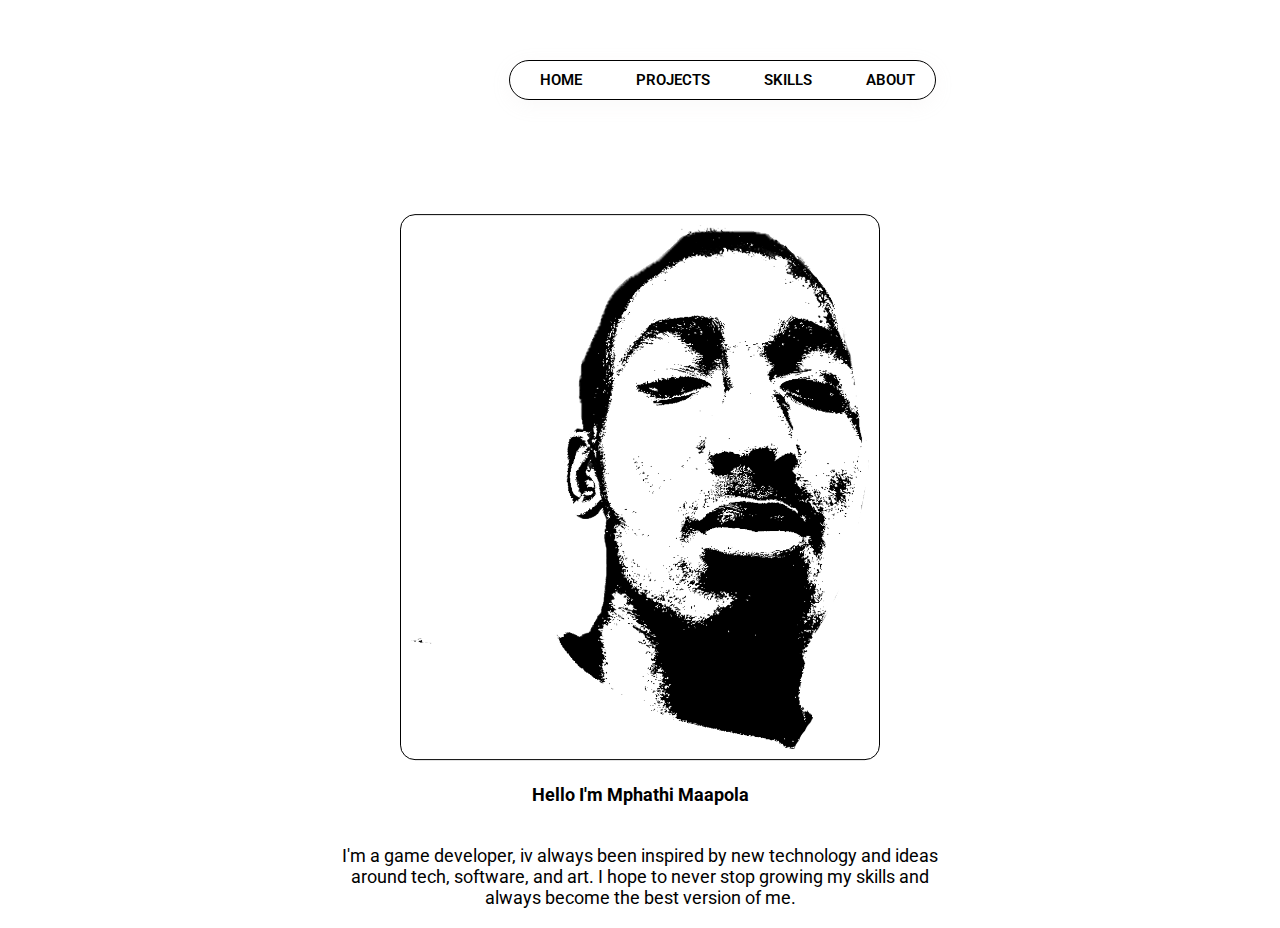
<file: Pages/About.html>
<!DOCTYPE html>
<!--[if lt IE 7]>      <html class="no-js lt-ie9 lt-ie8 lt-ie7"> <![endif]-->
<!--[if IE 7]>         <html class="no-js lt-ie9 lt-ie8"> <![endif]-->
<!--[if IE 8]>         <html class="no-js lt-ie9"> <![endif]-->
<!--[if gt IE 8]>      <html class="no-js"> <!--<![endif]-->
<html>
    <head>
        <meta charset="utf-8">
        <meta http-equiv="X-UA-Compatible" content="IE=edge">
        <title></title>
        <meta name="description" content="">
        <meta name="viewport" content="width=device-width, initial-scale=1">
        <link rel="stylesheet" href="../css/about.css">
    </head>
    <body>
        <header class="header">
            <a href="#" class="nav-toggle" id="navToggle">
                <span class="bar"></span>
                <span class="bar"></span>
                <span class="bar"></span>
            </a>
           <div class="wrapper">
               <h1 class="logo">
                   <!-- <a href="#"><img class="imgStar" src="./images/star.svg" alt="star svg image"></a> -->
                </h1>
               <nav class="tabs"  id="navbar">
                 <a href="../index.html"><i class="fab fa-fort-awesome"></i>Home</a>
                 <a href="./projects.html"  target="_blank" class="active"><i class="fas fa-folder-open"></i>Projects</a>
                 <a href="./skills.html" target="_blank" ><i class="fas fa-certificate "></i>Skills</a>
                 <a href="Pages/skills.html" target="_blank" ><i class="fas fa-chart-pie"></i>About</a>
               </nav>
           </div> 
           </header>
        <section class="about-me">
            <div class="aboutme-content">
                <img src="../images/me.png" alt="">
                <p><strong> Hello I'm Mphathi Maapola</strong>
                    <p>I'm a game developer, iv always been inspired by new technology and ideas around tech, software, and art. I hope to never stop growing my skills and always become the best version of me. </p>
            </div>
        </section>
        <script src="" async defer></script>
    </body>
</html>
</file>
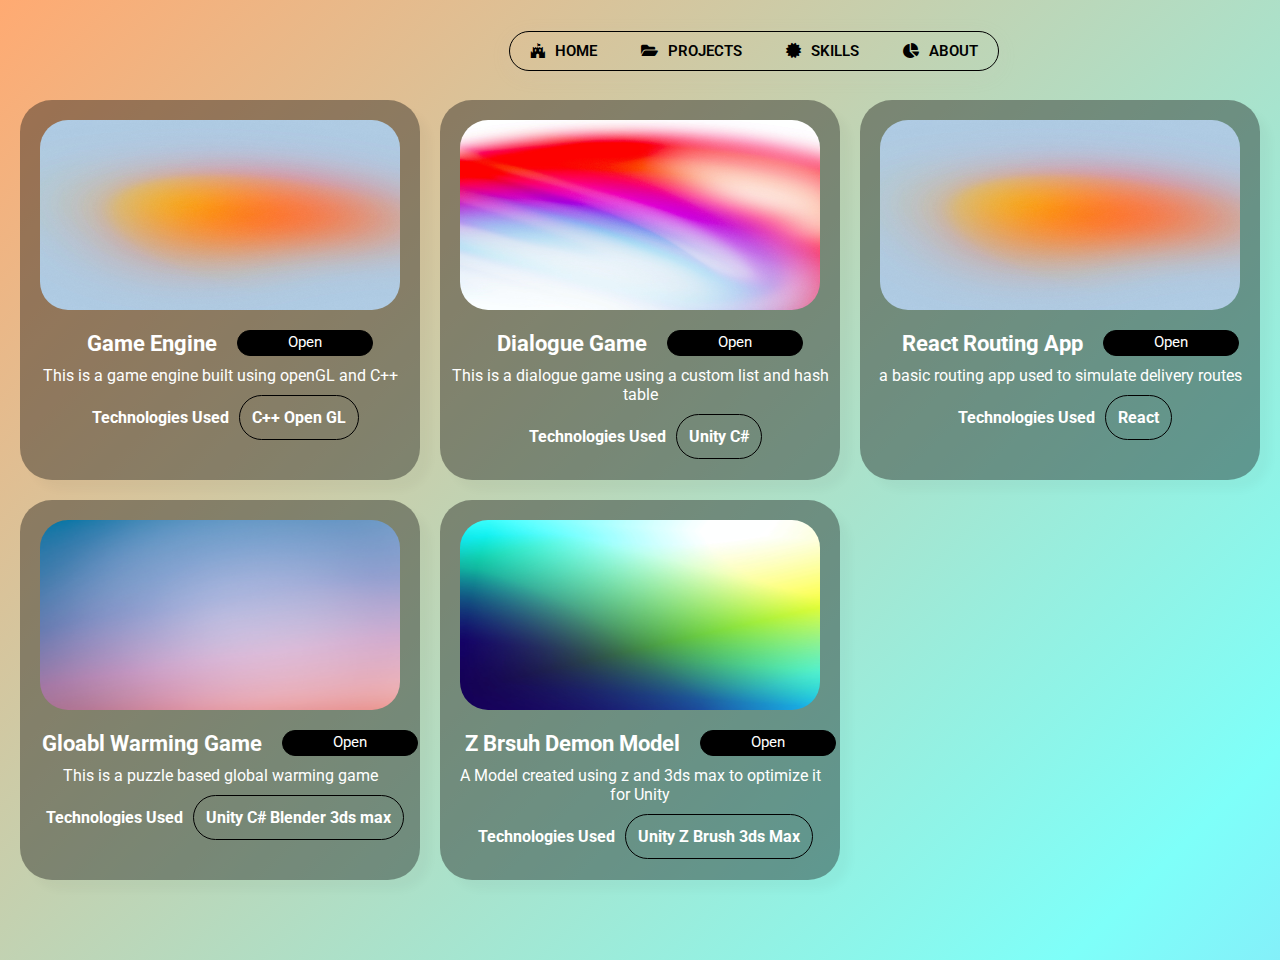
<file: Pages/projects.html>
<!DOCTYPE html>

<html>
    <head>
        <meta charset="utf-8">
        <meta http-equiv="X-UA-Compatible" content="IE=edge">
        <title>Projects</title>
        <meta name="description" content="">
        <meta name="viewport" content="width=device-width, initial-scale=1">
        <link rel="stylesheet" href="../css/projects.css">
       <link rel="stylesheet" href="https://cdnjs.cloudflare.com/ajax/libs/font-awesome/5.15.3/css/all.min.css">

    </head>
    <body >
        <header class="header">
            <a href="#" class="nav-toggle" id="navToggle">
                <span class="bar"></span>
                <span class="bar"></span>
                <span class="bar"></span>
            </a>
           <div class="wrapper">
               <h1 class="logo">
                   <!-- <a href="#"><img class="imgStar" src="./images/star.svg" alt="star svg image"></a> -->
                </h1>
               
               <nav class="tabs"  id="navbar">
                 <a href="../index.html"><i class="fab fa-fort-awesome"></i>Home</a>
                 <a href="./projects.html"  target="_blank" class="active"><i class="fas fa-folder-open"></i>Projects</a>
                 <a href="./skills.html" target="_blank" ><i class="fas fa-certificate "></i>Skills</a>
                 <a href="./About.html" target="_blank" ><i class="fas fa-chart-pie"></i>About</a>
               </nav>
           </div> 
           </header>
        <section class="body" >

                    
                        <!-- Projects -->
                        <div class="project">
                            <img src="../images/Backgrounds/4.jpg" alt="">
                            <div class="project-name">
                                <h5>Game Engine</h5> 
                                <a href="https://github.com/perayepat/Game-Engine-" target="_blank" >Open</a>
                            </div>
                            <p>This is a game engine built using openGL and C++ </p>
                                <footer>
                                    <p>Technologies Used</p>
                                    <div class="icons">
                                        <!-- flex rows -->
                                        <p>C++ 
                                            Open GL
                                        </p>
                                    </div>
                                </footer>
                        </div>
                        <!-- Project end -->

                        <!-- Project-->
                        <div class="project">
                            <img src="../images/Backgrounds/3.jpg" alt="">
                            <div class="project-name">
                                <h5>Dialogue Game</h5> 
                                <a href="https://vegaconnectco-my.sharepoint.com/:f:/g/personal/18011065_vegaconnect_co_za/EsKv2ge62oREjhJLWGyCmW4B_FfDryw3cc6B6r4hbfFaUQ?e=q5ySGx" target="_blank" >Open</a>
                            </div>
                            <p>This is a dialogue game using a custom list and hash table </p>
                                <footer>
                                    <p>Technologies Used</p>
                                    <div class="icons">
                                        <!-- flex rows -->
                                        <p>Unity
                                            C#
                                        </p>
                                    </div>
                                </footer>
                        </div>
                            <!-- Project end -->
                    
   <!-- Project-->
   <div class="project">
    <img src="../images/Backgrounds/4.jpg" alt="">
    <div class="project-name">
        <h5>React Routing App</h5> 
        <a href="https://github.com/perayepat/reactMapRouting-" target="_blank" >Open</a>
    </div>
    <p>a basic routing app used to simulate delivery routes</p>
        <footer>
            <p>Technologies Used</p>
            <div class="icons">
                <!-- flex rows -->
                <p>React
                </p>
            </div>
        </footer>
</div>
    <!-- Project end -->

    <!-- Project-->
                        <div class="project">
                            <img src="../images/Backgrounds/adrian-infernus-GLf7bAwCdYg-unsplash.jpg" alt="">
                            <div class="project-name">
                                <h5>Gloabl Warming Game</h5> 
                                <a href="https://vegaconnectco-my.sharepoint.com/:f:/g/personal/18011065_vegaconnect_co_za/Ert6rsCZ6IhLlGkH-dr-hXABwTjr2OPW7x6pTNR1eIEwmQ?e=aOqTcZ" target="_blank" >Open</a>
                            </div>
                            <p>This is a puzzle based global warming game </p>
                                <footer>
                                    <p>Technologies Used</p>
                                    <div class="icons">
                                        <!-- flex rows -->
                                        <p>Unity
                                            C#
                                            Blender
                                            3ds max
                                        </p>
                                    </div>
                                </footer>
                        </div>
                            <!-- Project end -->
                    
                    
                    
                        <!-- Project-->
                        <div class="project">
                            <img src="../images/Backgrounds/2.jpg" alt="">
                            <div class="project-name">
                                <h5>Z Brsuh Demon Model</h5> 
                                <a href="https://vegaconnectco-my.sharepoint.com/:f:/g/personal/18011065_vegaconnect_co_za/ElNTCOipVHpCgZjyqPzgaZwBRGZhZqyMnZQXbDbnflMUzg?e=HSTEfl" target="_blank" >Open</a>
                            </div>
                            <p>A Model created using z and 3ds max to optimize it for Unity </p>
                                <footer>
                                    <p>Technologies Used</p>
                                    <div class="icons">
                                        <!-- flex rows -->
                                        <p>
                                            Unity
                                            Z Brush 
                                            3ds Max
                                        </p>
                                    </div>
                                </footer>
                        </div>
                        <!-- Project end -->
                    
            
            </>
        </section>
        
        <script src="" async defer></script>
    </body>
</html>
</file>
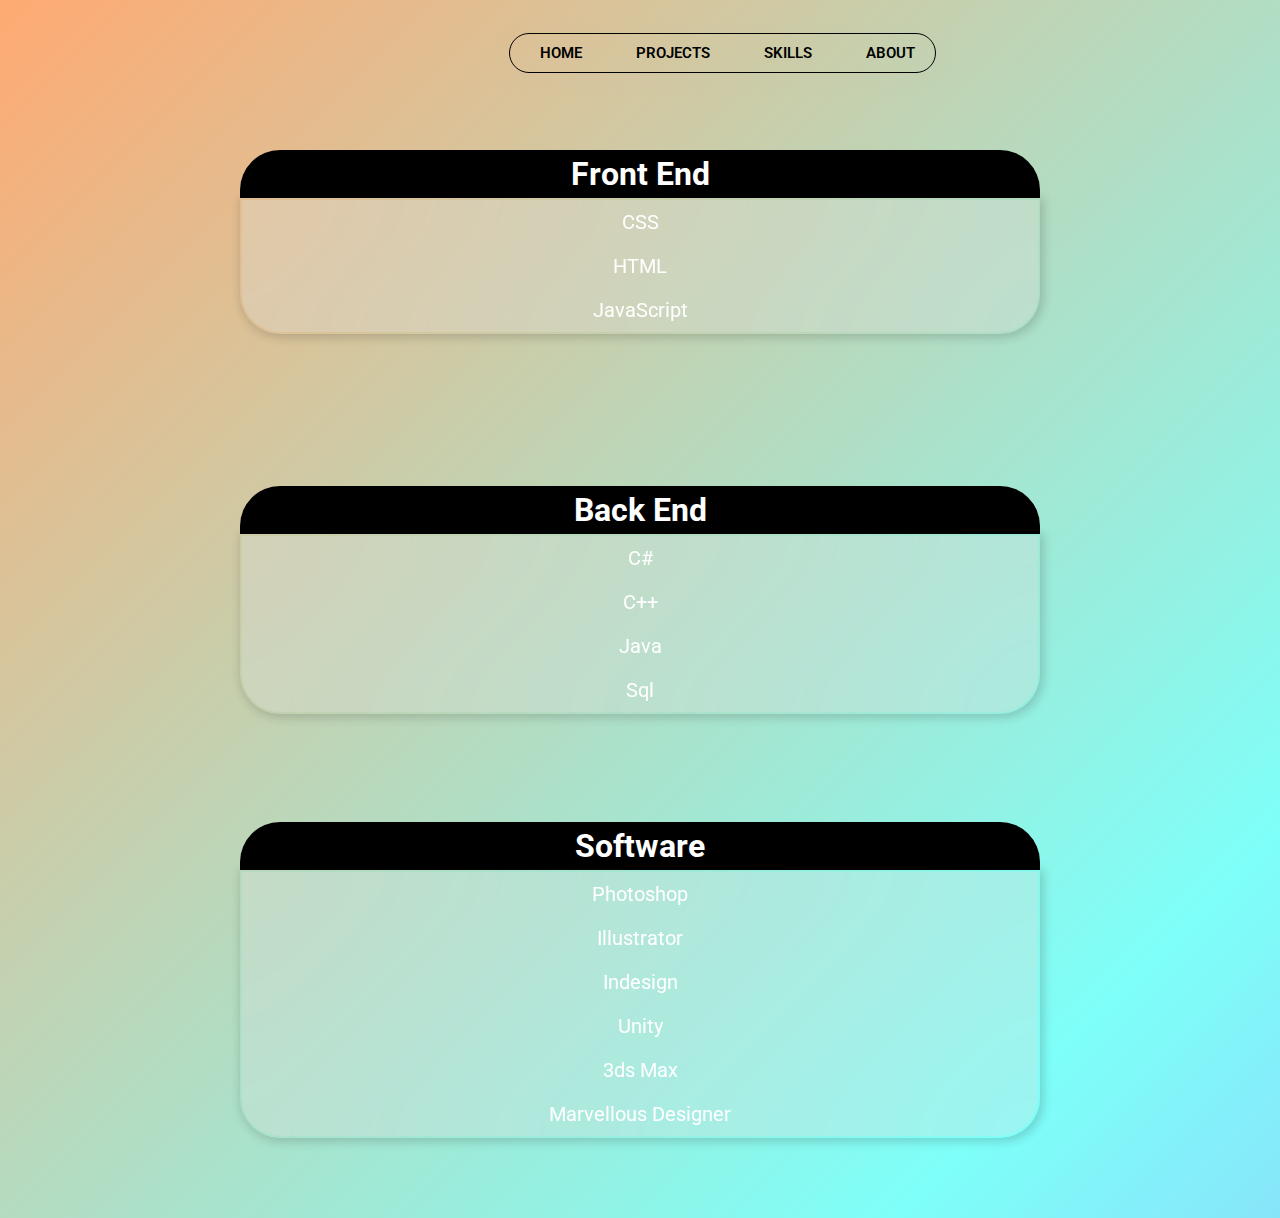
<file: Pages/skills.html>
<!DOCTYPE html>
<!--[if lt IE 7]>      <html class="no-js lt-ie9 lt-ie8 lt-ie7"> <![endif]-->
<!--[if IE 7]>         <html class="no-js lt-ie9 lt-ie8"> <![endif]-->
<!--[if IE 8]>         <html class="no-js lt-ie9"> <![endif]-->
<!--[if gt IE 8]>      <html class="no-js"> <!--<![endif]-->
<html>
    <head>
        <meta charset="utf-8">
        <meta http-equiv="X-UA-Compatible" content="IE=edge">
        <title>Skills</title>
        <meta name="description" content="">
        <meta name="viewport" content="width=device-width, initial-scale=1">
        <link rel="stylesheet" href="../css/skills.css">
    </head>
    <body>
        <header class="header">
            <a href="#" class="nav-toggle" id="navToggle">
                <span class="bar"></span>
                <span class="bar"></span>
                <span class="bar"></span>
            </a>
           <div class="wrapper">
               <h1 class="logo">
                   <!-- <a href="#"><img class="imgStar" src="./images/star.svg" alt="star svg image"></a> -->
                </h1>
               
               <nav class="tabs"  id="navbar">
                 <a href="../index.html"><i class="fab fa-fort-awesome"></i>Home</a>
                 <a href="./projects.html"  target="_blank" class="active"><i class="fas fa-folder-open"></i>Projects</a>
                 <a href=".skills.html" target="_blank" ><i class="fas fa-certificate "></i>Skills</a>
                 <a href="./About.html" target="_blank" ><i class="fas fa-chart-pie"></i>About</a>
               </nav>
           </div> 
           </header>
        <section class="skills">
            <div class="skills-wrapper">

                <div class="title">
                    <h1>Front End</h1>
                    <ul class="skills-content">
                        <li>CSS</li>
                        <li>HTML</li>
                        <li>JavaScript</li>
                    </ul>
                </div>

                <div class="title">
                    <h1>Back End</h1>
                    <ul class="skills-content">
                        <li>C#</li>
                        <li>C++</li>
                        <li>Java</li>
                        <li>Sql</li>
                    </ul>
                </div>

                <div class="title">
                    <h1>Software</h1>
                    <ul class="skills-content">
                        <li>Photoshop</li>
                        <li>Illustrator</li>
                        <li>Indesign</li>
                        <li>Unity</li>
                        <li>3ds Max</li>
                        <li>Marvellous Designer</li>
                    </ul>
                </div>
            </div>
        </section>
        <script src="" async defer></script>
    </body>
</html>
</file>
<file: css/about.css>
@import "../css/navbar.css";
@import url('https://fonts.googleapis.com/css?family=Roboto');
/* Reset */
* {
    margin: 0;
    padding: 0;
    box-sizing: border-box;
    font-family:'Roboto', arial, helvetica, sans-serif;
    color:black;
  }

body{
    width: 100%;
    height: 100%;
    color: #fff;
    background: linear-gradient(-45deg, rgb(255, 219, 219) , rgb(237, 222, 255), rgb(208, 255, 253),rgb(255, 219, 195));
    background-size: 400%, 400%;
    position: relative;
    animation: change 10s ease-in-out infinite;
  }

  .about-me{
      display:flex;
      max-width: 1200px;
      /* padding:50px; */
      align-items: center;
      position:absolute;
      text-align: center;
      left: 50%;
      top: 50%;
      transform: translate(-50%,30%);
  }

  .about-me .about-me-heading{
    font-weight: 700;
    font-size: 42px;
    padding: 20px;
    border-radius: 15px;
  }

  .aboutme-content img{
      width: 480px;
      padding:10px;
      border-radius: 15px;
      position: relative;
      border: 1px solid black;
      /* height: 20%; */
  }

  .aboutme-content p{
      padding: 20px;
      /* width: 70%; */
      position: relative;
      text-align: center;
      font-size: 18px;
  }

@keyframes change{
    0%{
      background-position:0 50%;
    }
    50%{
      background-position:100% 50%;
    }
    100%{
      background-position:0 50%;

    }
}

@media only screen and (max-width: 600px) {
    .aboutme-content img{
        width: 380px;
    }
    .aboutme-content p{
        font-size: 15px;
        /* width: 70%; */
        /* left: %; */
    }
}
</file>
<file: css/projects.css>
@import url('https://fonts.googleapis.com/css?family=Roboto');
@import "../css/navbar.css";


/* Reset */
* {
    margin: 0;
    padding: 0;
    /* box-sizing: border-box; */
  }

  .body{
      /* background-image: url(../images/Backgrounds/adrian-infernus-GLf7bAwCdYg-unsplash.jpg); */
    display: grid;
    background-position: fixed;
    background-width: 100%;
    background-size: cover;
    grid-template-columns: repeat(3, 1fr);
    gap: 20px;
    grid-auto-rows: 380px;
    max-width: 1300px;
    margin: 0 auto;
    padding: 100px 20px 80px;
  }

  body{
    width: 100%;
    height: 100%;
    color: #fff;
    background: linear-gradient(-45deg, rgb(253, 138, 138) , rgb(177, 111, 252), rgb(126, 255, 249),rgb(255, 170, 114));
    background-size: 400%, 400%;
    position: relative;
    animation: change 10s ease-in-out infinite;
  }
  @keyframes change{
    0%{
      background-position:0 50%;
    }
    50%{
      background-position:100% 50%;
    }
    100%{
      background-position:0 50%;

    }
}
/* create templates for different cards like long and short ones */
::-webkit-scrollbar-track
{
    -webkit-box-shadow: inset 0 0 6px rgba(0, 0, 0, 0);
    border-radius: 10px;
    background-color: #f5f5f500;
}

::-webkit-scrollbar
{
    width: 5px;
    background-color: #f5f5f500;
}

::-webkit-scrollbar-thumb
{
    border-radius: 10px;
    -webkit-box-shadow: inset 0 0 6px rgba(0,0,0,.3);
    background-color: #000000;
}

.header h4{
    padding: 0 40px ;
}

/* cards */
.project{
    background: rgba(19, 19, 19, 0.405);
    overflow: hidden;
    border-radius: 2em;
    display: flex;
    flex-direction: column;
    align-items:center;
    box-shadow: 10px 10px 10px rgba(19, 19, 19, 0.03);
}

.project img{
    height: 50%;
    width: 90%;
    padding:20px;
    border-radius: 3em;
}

.project-name{
    display: inline-flex;
    font-family: 'roboto', sans-serif;
    cursor:default;
}

.project-name h5 {
    display: inline-flex;
    padding: 0 20px;
    font-size: 1.4em;
} 

.project-name a{
    font-size:15px;
    text-decoration: none;
    color:white;
    padding: 2px 50px 0 50px ;
    border: 1px solid black;
    border-radius: 3em;
    background-color: black;
    transition: 300ms ease-in-out;
}

.project-name a:hover{
    background-color: transparent ;
    color:black;
}


.project p {
    display: flex;
    padding: 10px 10px 10px 10px ;
    font-size: 1em;
    text-align: center;
    font-family: 'roboto', sans-serif;
}

.project footer{
    display: inline-flex;
    align-items: center;
}

.project footer p{
    font-weight: 700;
    display: inline-flex;    
}

.project footer .icons{
 display: flex;
flex-direction: column;
border: 1px solid black;
border-radius: 3em;
padding: 2px;
}
</file>
<file: css/skills.css>
@import url('https://fonts.googleapis.com/css?family=Roboto');
@import "../css/navbar.css";
/* Reset */
* {
    margin: 0;
    padding: 0;
    
    /* box-sizing: border-box; */
  }

  ::-webkit-scrollbar-track
  {
      -webkit-box-shadow: inset 0 0 6px rgba(0, 0, 0, 0);
      border-radius: 10px;
      background-color: #f5f5f500;
  }
  
  ::-webkit-scrollbar
  {
      width: 5px;
      background-color: #f5f5f500;
  }
  
  ::-webkit-scrollbar-thumb
  {
      border-radius: 10px;
      -webkit-box-shadow: inset 0 0 6px rgba(0,0,0,.3);
      background-color: #000000;
  }
  .skills{
      width: 100%;
      height: 100%;
      color: #fff;
      background: linear-gradient(-45deg, rgb(253, 138, 138) , rgb(177, 111, 252), rgb(126, 255, 249),rgb(255, 170, 114));
      background-size: 400%, 400%;
      position: relative;
      animation: change 10s ease-in-out infinite;
  }
  
  .skills-wrapper{
    display: grid;
    background-position: fixed;
    background-width: 100%;
    background-size: cover;
    grid-template-rows: repeat(3, 1fr);
    gap: 20px;
    grid-auto-rows: 380px;
    max-width: 800px;
    margin: 0 auto;
    padding: 150px 20px 80px;
  }

  .title h1{
      font-family: 'Roboto', arial, helvetica;
      background-color:rgb(0, 0, 0);
      border-top-right-radius: 40px;
      border-top-left-radius: 40px;
      color: rgb(255, 255, 255);
      text-align: center;
      padding: 5px;
  }

  .skills-content{
      display:flex;
      flex-direction: column;
      text-align:center;
      border: 1px solid black;
      border-bottom-left-radius: 40px;
      border-bottom-right-radius: 40px;
      background-color: rgba(223, 223, 223, 0.296);
      backdrop-filter: blur(40px);
      border: solid 2px transparent;
      background-clip: padding-box;
      box-shadow: 2px 2px 10px 2px rgba(34, 34, 34, 0.179);
  }

  .skills-content li{
    list-style: none;
    padding: 10px;
    font-family: 'roboto',sans-serif;
    font-size: 20px;
  }

  @keyframes change{
      0%{
        background-position:0 50%;
      }
      50%{
        background-position:100% 50%;
      }
      100%{
        background-position:0 50%;

      }
  }
</file>
